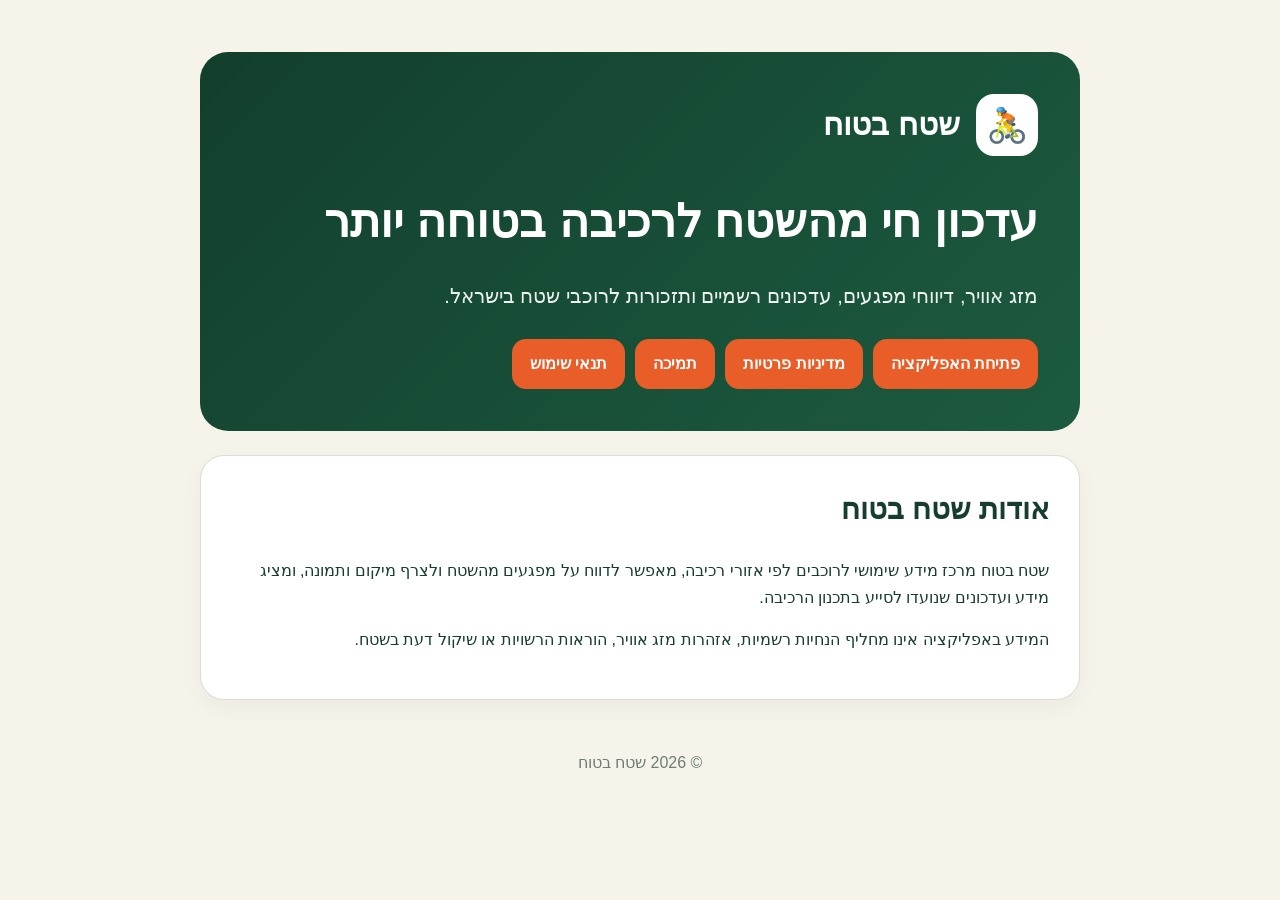
<file: index.html>
<!doctype html><html lang="he" dir="rtl"><head><meta charset="utf-8"><meta name="viewport" content="width=device-width,initial-scale=1"><title>שטח בטוח</title><meta name="description" content="האתר הרשמי, התמיכה ומדיניות הפרטיות של שטח בטוח."><link rel="stylesheet" href="style.css"></head><body><main class="wrap"><section class="hero"><div class="brand"><div class="mark">🚴</div><span>שטח בטוח</span></div><h1>עדכון חי מהשטח לרכיבה בטוחה יותר</h1><p>מזג אוויר, דיווחי מפגעים, עדכונים רשמיים ותזכורות לרוכבי שטח בישראל.</p><div class="nav"><a href="https://trail-status-il.ithamarcohen2209.chatgpt.site">פתיחת האפליקציה</a><a href="privacy.html">מדיניות פרטיות</a><a href="support.html">תמיכה</a><a href="terms.html">תנאי שימוש</a></div></section><section class="card"><h2>אודות שטח בטוח</h2><p>שטח בטוח מרכז מידע שימושי לרוכבים לפי אזורי רכיבה, מאפשר לדווח על מפגעים מהשטח ולצרף מיקום ותמונה, ומציג מידע ועדכונים שנועדו לסייע בתכנון הרכיבה.</p><p>המידע באפליקציה אינו מחליף הנחיות רשמיות, אזהרות מזג אוויר, הוראות הרשויות או שיקול דעת בשטח.</p></section><div class="footer">© 2026 שטח בטוח</div></main></body></html>
</file>
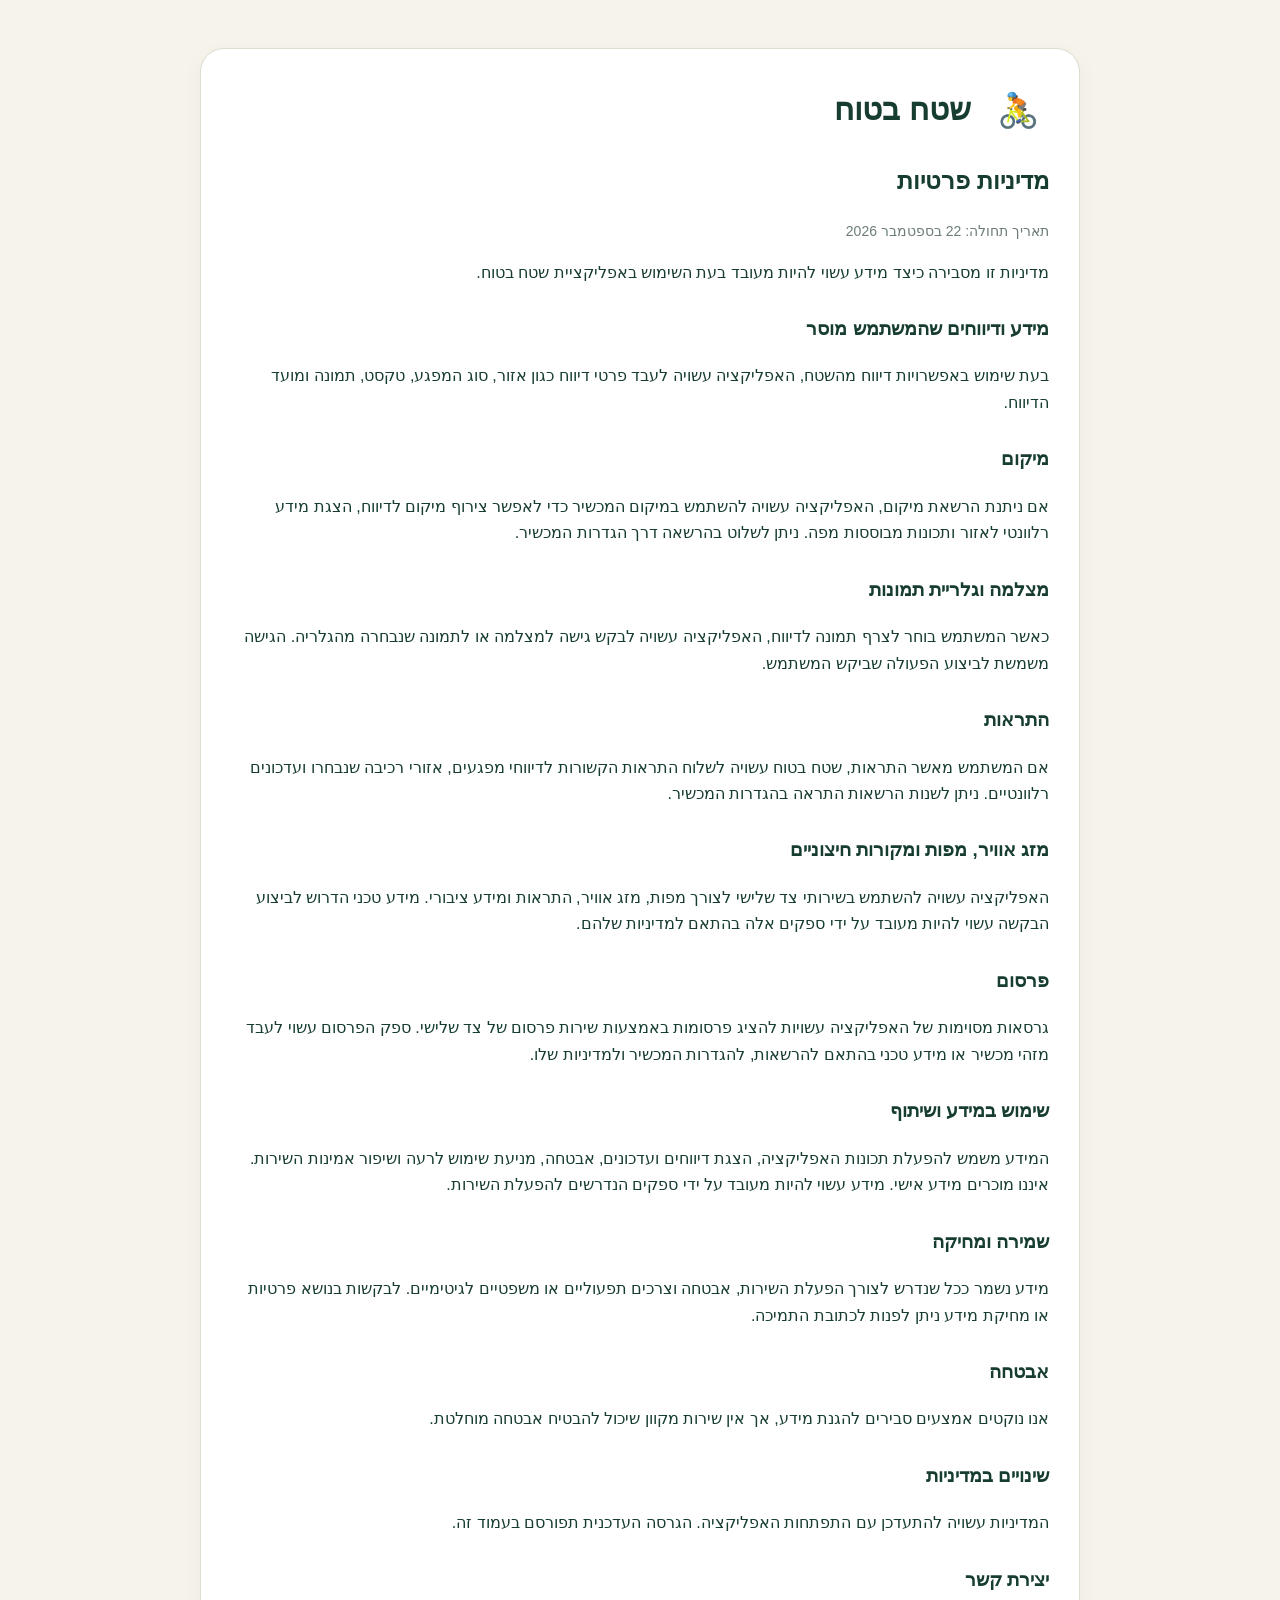
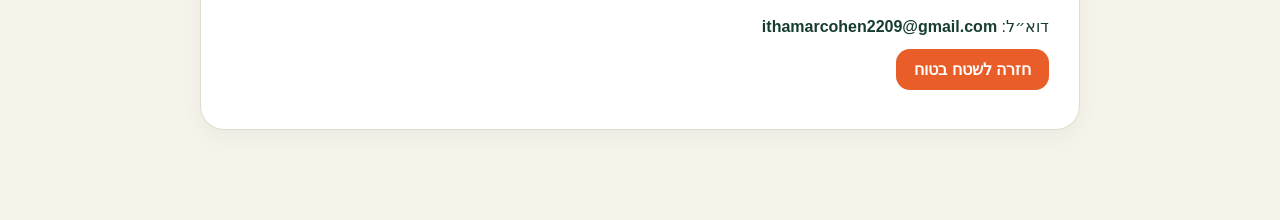
<file: privacy.html>
<!doctype html><html lang="he" dir="rtl"><head><meta charset="utf-8"><meta name="viewport" content="width=device-width,initial-scale=1"><title>שטח בטוח — מדיניות פרטיות</title><link rel="stylesheet" href="style.css"></head><body><main class="wrap"><section class="card"><div class="brand"><div class="mark">🚴</div><span>שטח בטוח</span></div><h1>מדיניות פרטיות</h1><p class="small">תאריך תחולה: 22 בספטמבר 2026</p><p>מדיניות זו מסבירה כיצד מידע עשוי להיות מעובד בעת השימוש באפליקציית שטח בטוח.</p><h3>מידע ודיווחים שהמשתמש מוסר</h3><p>בעת שימוש באפשרויות דיווח מהשטח, האפליקציה עשויה לעבד פרטי דיווח כגון אזור, סוג המפגע, טקסט, תמונה ומועד הדיווח.</p><h3>מיקום</h3><p>אם ניתנת הרשאת מיקום, האפליקציה עשויה להשתמש במיקום המכשיר כדי לאפשר צירוף מיקום לדיווח, הצגת מידע רלוונטי לאזור ותכונות מבוססות מפה. ניתן לשלוט בהרשאה דרך הגדרות המכשיר.</p><h3>מצלמה וגלריית תמונות</h3><p>כאשר המשתמש בוחר לצרף תמונה לדיווח, האפליקציה עשויה לבקש גישה למצלמה או לתמונה שנבחרה מהגלריה. הגישה משמשת לביצוע הפעולה שביקש המשתמש.</p><h3>התראות</h3><p>אם המשתמש מאשר התראות, שטח בטוח עשויה לשלוח התראות הקשורות לדיווחי מפגעים, אזורי רכיבה שנבחרו ועדכונים רלוונטיים. ניתן לשנות הרשאות התראה בהגדרות המכשיר.</p><h3>מזג אוויר, מפות ומקורות חיצוניים</h3><p>האפליקציה עשויה להשתמש בשירותי צד שלישי לצורך מפות, מזג אוויר, התראות ומידע ציבורי. מידע טכני הדרוש לביצוע הבקשה עשוי להיות מעובד על ידי ספקים אלה בהתאם למדיניות שלהם.</p><h3>פרסום</h3><p>גרסאות מסוימות של האפליקציה עשויות להציג פרסומות באמצעות שירות פרסום של צד שלישי. ספק הפרסום עשוי לעבד מזהי מכשיר או מידע טכני בהתאם להרשאות, להגדרות המכשיר ולמדיניות שלו.</p><h3>שימוש במידע ושיתוף</h3><p>המידע משמש להפעלת תכונות האפליקציה, הצגת דיווחים ועדכונים, אבטחה, מניעת שימוש לרעה ושיפור אמינות השירות. איננו מוכרים מידע אישי. מידע עשוי להיות מעובד על ידי ספקים הנדרשים להפעלת השירות.</p><h3>שמירה ומחיקה</h3><p>מידע נשמר ככל שנדרש לצורך הפעלת השירות, אבטחה וצרכים תפעוליים או משפטיים לגיטימיים. לבקשות בנושא פרטיות או מחיקת מידע ניתן לפנות לכתובת התמיכה.</p><h3>אבטחה</h3><p>אנו נוקטים אמצעים סבירים להגנת מידע, אך אין שירות מקוון שיכול להבטיח אבטחה מוחלטת.</p><h3>שינויים במדיניות</h3><p>המדיניות עשויה להתעדכן עם התפתחות האפליקציה. הגרסה העדכנית תפורסם בעמוד זה.</p><h3>יצירת קשר</h3><p>דוא״ל: <strong>ithamarcohen2209@gmail.com</strong></p><p><a class="btn" href="index.html">חזרה לשטח בטוח</a></p></section></main></body></html>
</file>
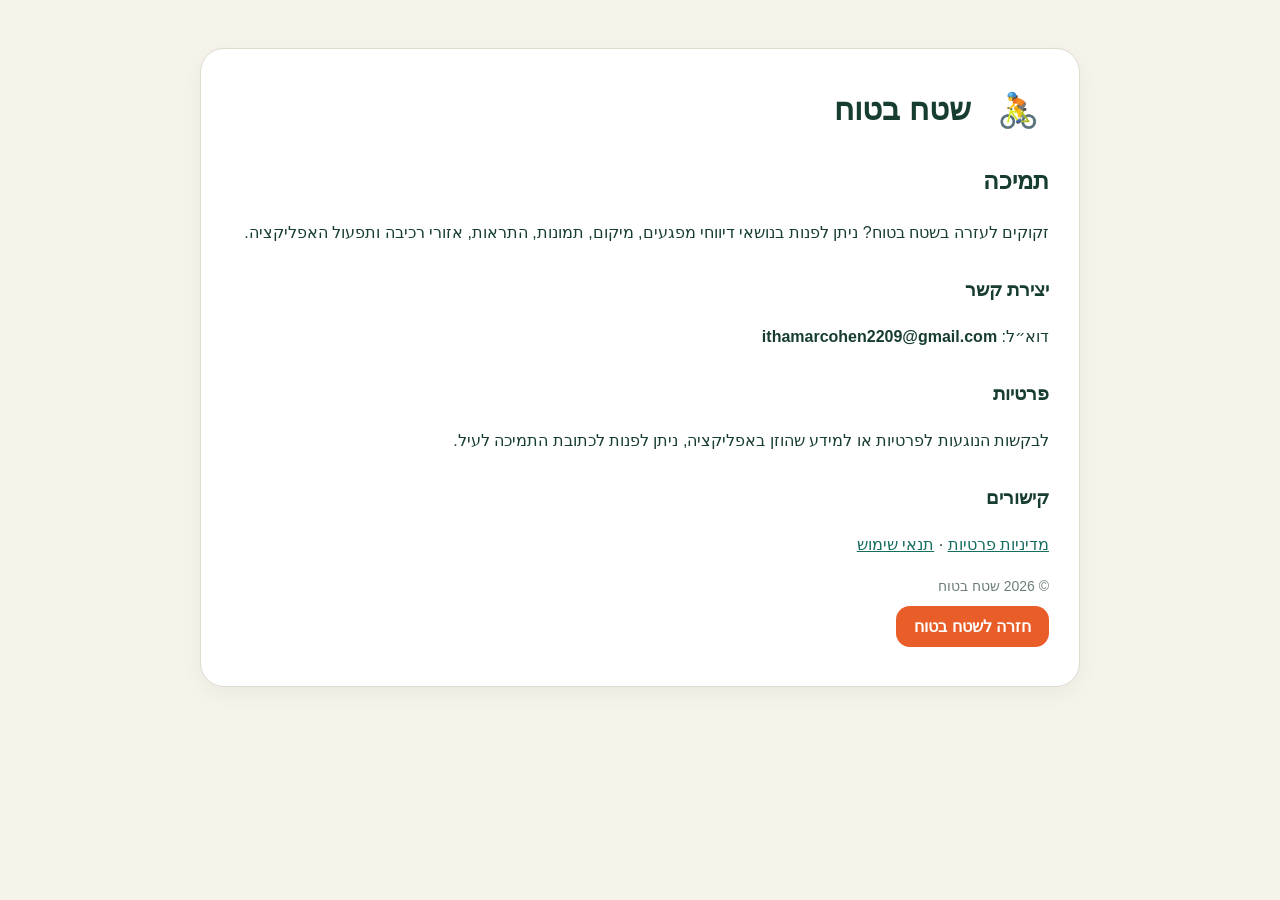
<file: support.html>
<!doctype html><html lang="he" dir="rtl"><head><meta charset="utf-8"><meta name="viewport" content="width=device-width,initial-scale=1"><title>שטח בטוח — תמיכה</title><link rel="stylesheet" href="style.css"></head><body><main class="wrap"><section class="card"><div class="brand"><div class="mark">🚴</div><span>שטח בטוח</span></div><h1>תמיכה</h1><p>זקוקים לעזרה בשטח בטוח? ניתן לפנות בנושאי דיווחי מפגעים, מיקום, תמונות, התראות, אזורי רכיבה ותפעול האפליקציה.</p><h3>יצירת קשר</h3><p>דוא״ל: <strong>ithamarcohen2209@gmail.com</strong></p><h3>פרטיות</h3><p>לבקשות הנוגעות לפרטיות או למידע שהוזן באפליקציה, ניתן לפנות לכתובת התמיכה לעיל.</p><h3>קישורים</h3><p><a href="privacy.html">מדיניות פרטיות</a> · <a href="terms.html">תנאי שימוש</a></p><p class="small">© 2026 שטח בטוח</p><p><a class="btn" href="index.html">חזרה לשטח בטוח</a></p></section></main></body></html>
</file>
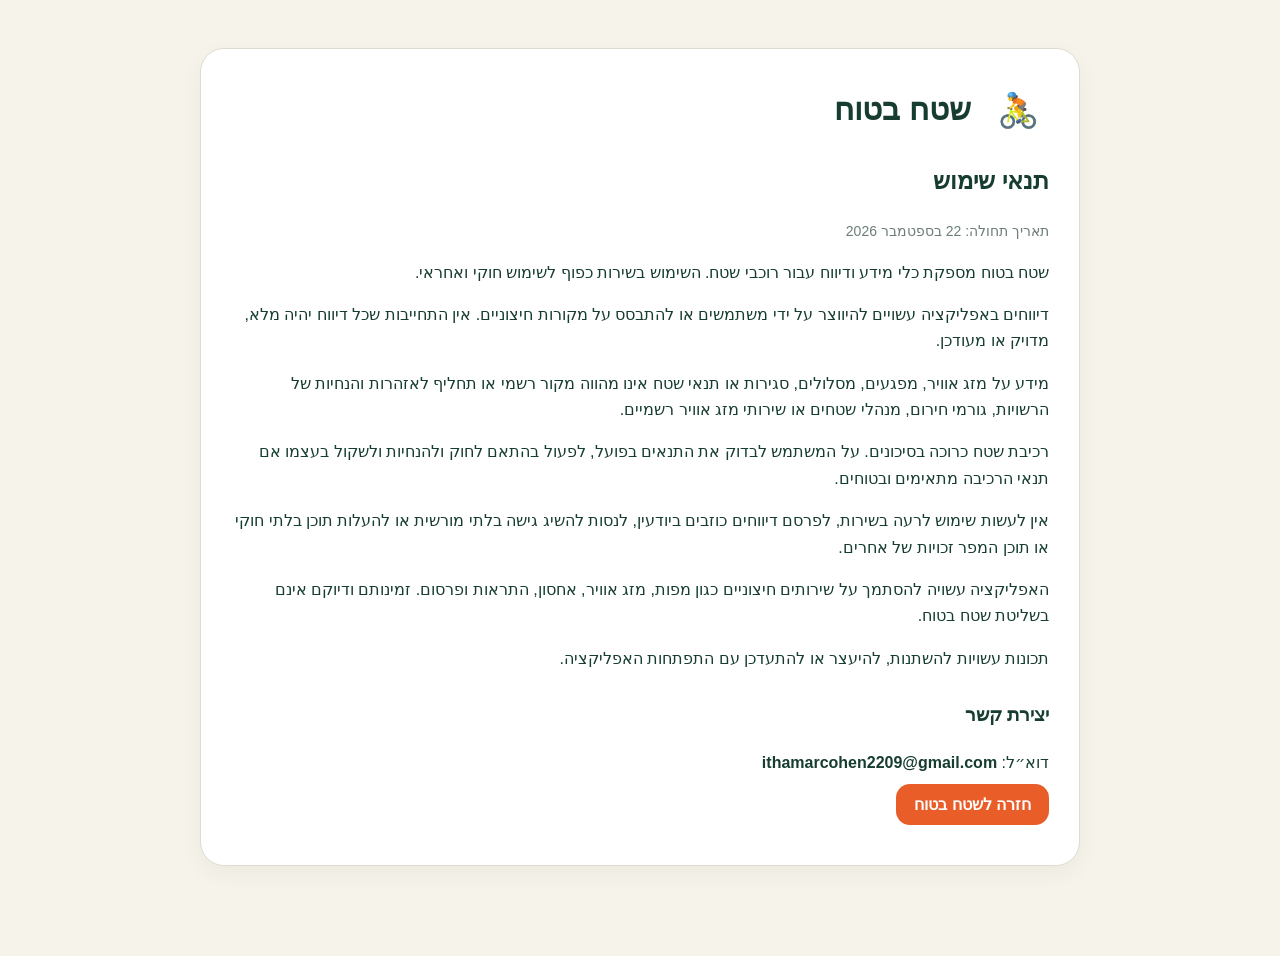
<file: terms.html>
<!doctype html><html lang="he" dir="rtl"><head><meta charset="utf-8"><meta name="viewport" content="width=device-width,initial-scale=1"><title>שטח בטוח — תנאי שימוש</title><link rel="stylesheet" href="style.css"></head><body><main class="wrap"><section class="card"><div class="brand"><div class="mark">🚴</div><span>שטח בטוח</span></div><h1>תנאי שימוש</h1><p class="small">תאריך תחולה: 22 בספטמבר 2026</p><p>שטח בטוח מספקת כלי מידע ודיווח עבור רוכבי שטח. השימוש בשירות כפוף לשימוש חוקי ואחראי.</p><p>דיווחים באפליקציה עשויים להיווצר על ידי משתמשים או להתבסס על מקורות חיצוניים. אין התחייבות שכל דיווח יהיה מלא, מדויק או מעודכן.</p><p>מידע על מזג אוויר, מפגעים, מסלולים, סגירות או תנאי שטח אינו מהווה מקור רשמי או תחליף לאזהרות והנחיות של הרשויות, גורמי חירום, מנהלי שטחים או שירותי מזג אוויר רשמיים.</p><p>רכיבת שטח כרוכה בסיכונים. על המשתמש לבדוק את התנאים בפועל, לפעול בהתאם לחוק ולהנחיות ולשקול בעצמו אם תנאי הרכיבה מתאימים ובטוחים.</p><p>אין לעשות שימוש לרעה בשירות, לפרסם דיווחים כוזבים ביודעין, לנסות להשיג גישה בלתי מורשית או להעלות תוכן בלתי חוקי או תוכן המפר זכויות של אחרים.</p><p>האפליקציה עשויה להסתמך על שירותים חיצוניים כגון מפות, מזג אוויר, אחסון, התראות ופרסום. זמינותם ודיוקם אינם בשליטת שטח בטוח.</p><p>תכונות עשויות להשתנות, להיעצר או להתעדכן עם התפתחות האפליקציה.</p><h3>יצירת קשר</h3><p>דוא״ל: <strong>ithamarcohen2209@gmail.com</strong></p><p><a class="btn" href="index.html">חזרה לשטח בטוח</a></p></section></main></body></html>
</file>
<file: style.css>
:root{--green:#123f2c;--green2:#1c5b40;--cream:#f6f4ea;--orange:#e95d28;--text:#173d31;--muted:#6c7e76}*{box-sizing:border-box}body{margin:0;font-family:-apple-system,BlinkMacSystemFont,"Segoe UI",Arial,sans-serif;background:var(--cream);color:var(--text);line-height:1.65}.wrap{max-width:920px;margin:auto;padding:28px 20px 70px}.hero{background:linear-gradient(135deg,var(--green),var(--green2));color:#fff;border-radius:28px;padding:42px;margin:24px 0}.brand{display:flex;align-items:center;gap:16px;font-size:31px;font-weight:850}.mark{width:62px;height:62px;border-radius:18px;background:#fff;color:var(--green);display:grid;place-items:center;font-size:34px}.hero h1{font-size:46px;margin:28px 0 8px}.hero p{font-size:20px;opacity:.92}.nav{display:flex;gap:10px;flex-wrap:wrap;margin-top:26px}.nav a,.btn{background:var(--orange);color:#fff;text-decoration:none;padding:12px 18px;border-radius:14px;font-weight:700}.card{background:#fff;border:1px solid #dedbd1;border-radius:24px;padding:30px;margin:20px 0;box-shadow:0 8px 24px #0000000b}.card h2{margin-top:0;font-size:29px}.card h3{margin-top:28px}.small{color:var(--muted);font-size:14px}.footer{text-align:center;color:var(--muted);padding-top:30px}a{color:#176d5e}@media(max-width:600px){.hero{padding:28px}.hero h1{font-size:36px}.card{padding:22px}}
</file>
